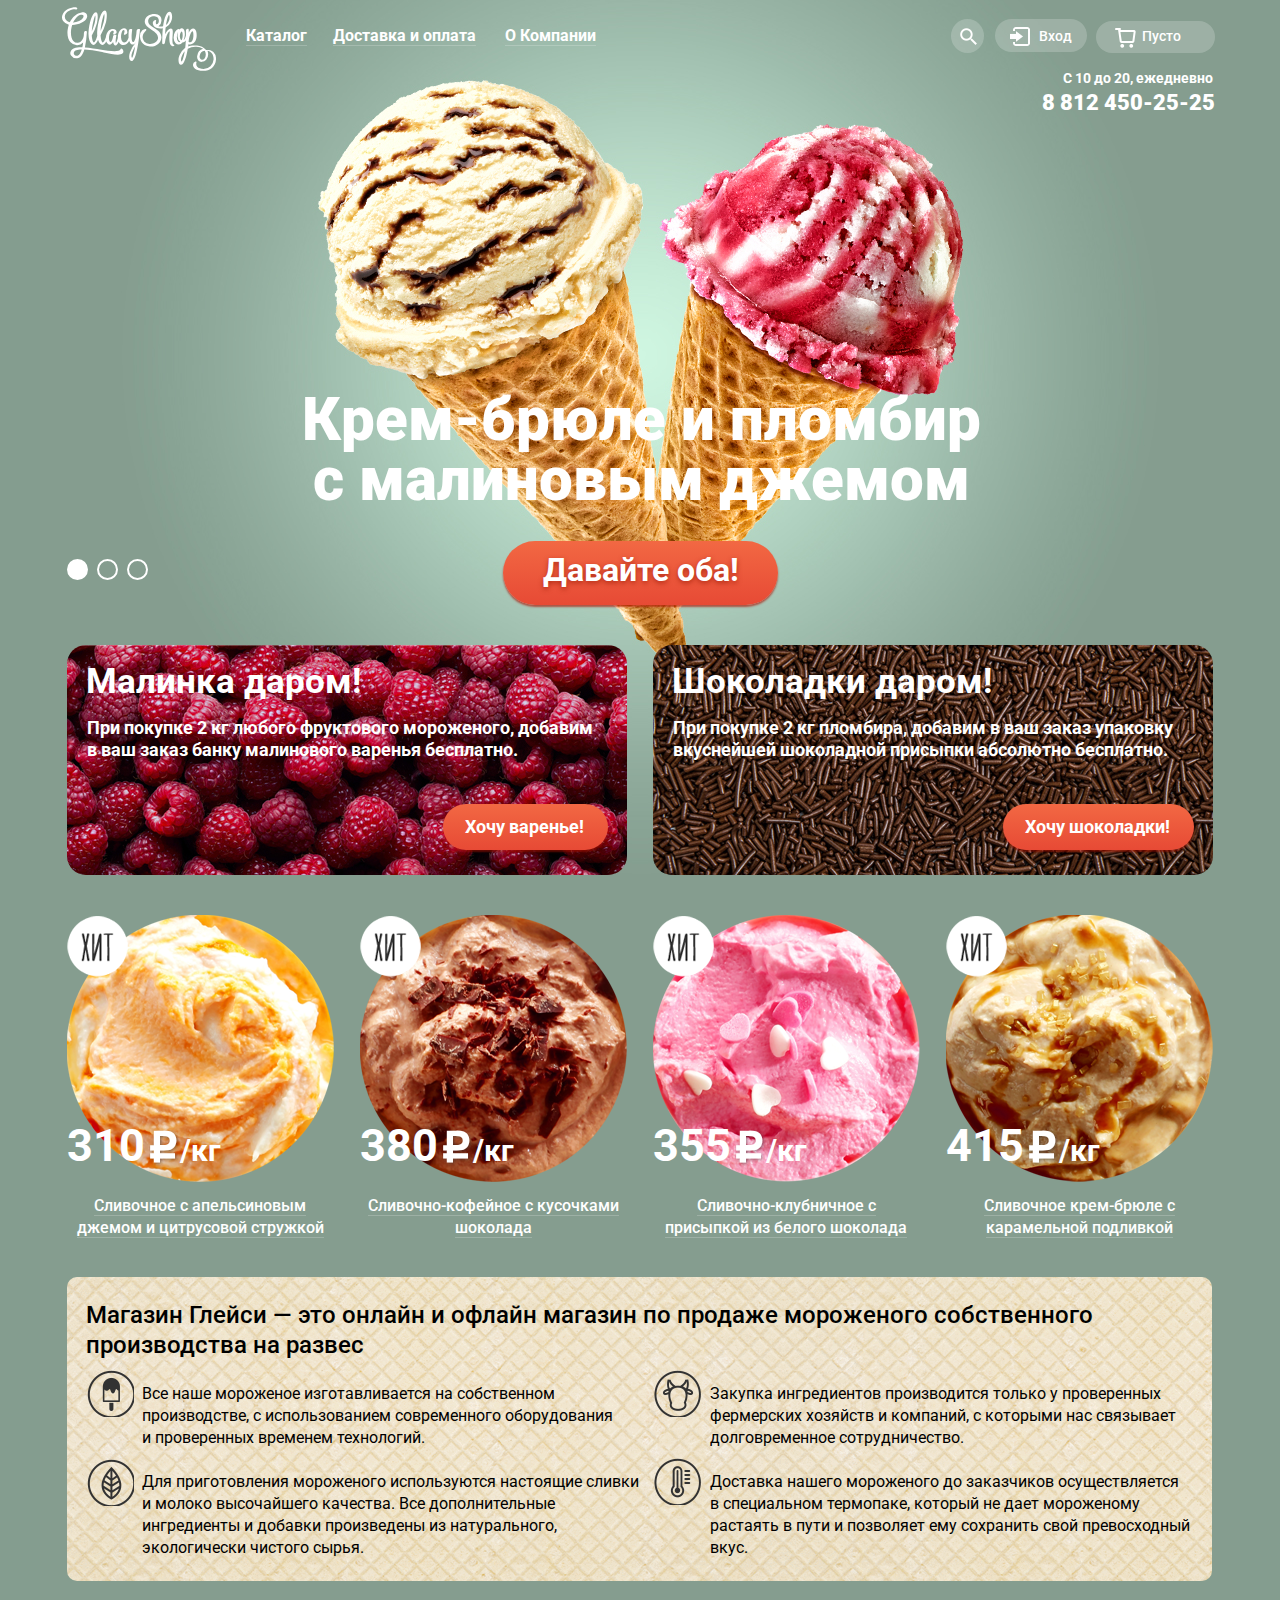
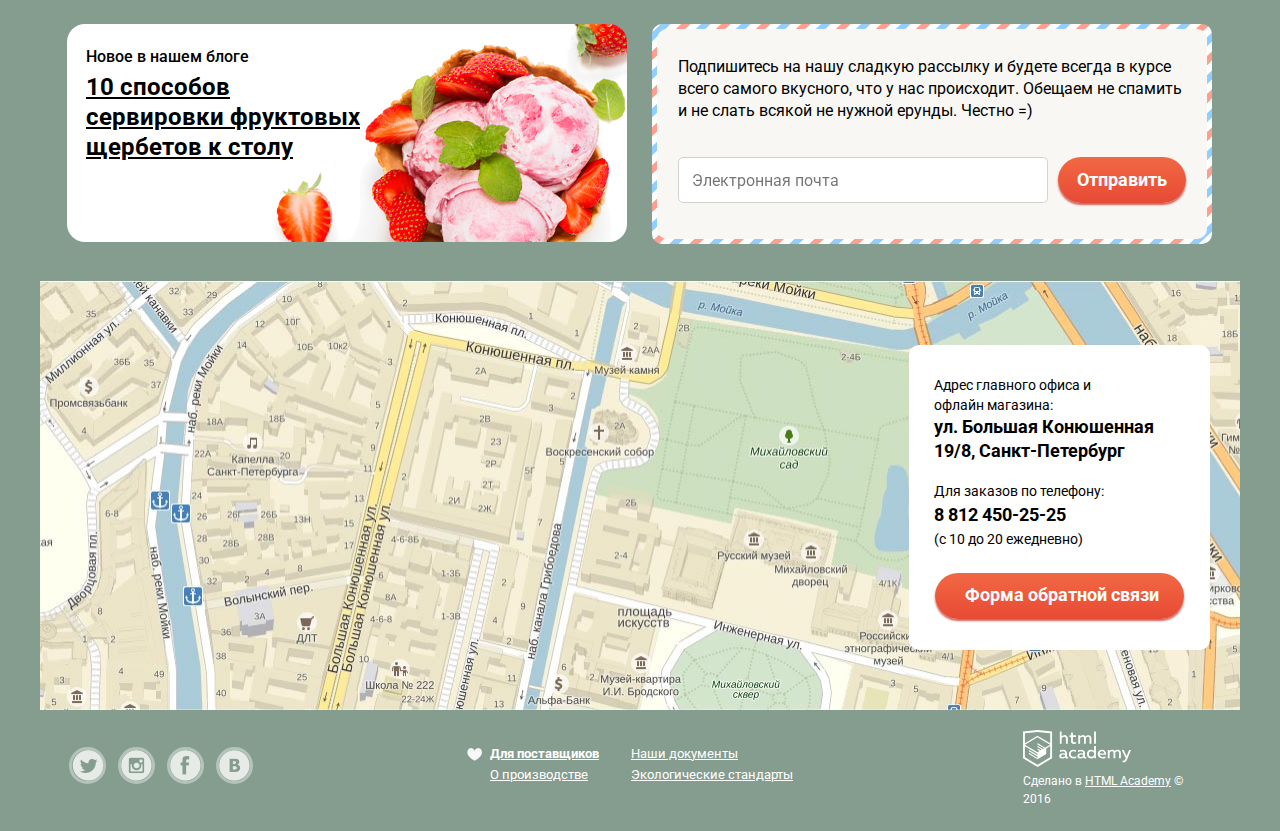
<file: index.html>
<!DOCTYPE html>
<html lang="ru">
  <head>
    <meta charset="utf-8">
    <link href='https://fonts.googleapis.com/css?family=Roboto:400,700,500,900&subset=latin,cyrillic' rel='stylesheet' type='text/css'>
    <link href="css/style.min.css" rel="stylesheet">
    <title>GllacyShop</title>
  </head>
  <body>
    <input type="radio" id="btn-1" name="toggle" checked>
    <input type="radio" id="btn-2" name="toggle">
    <input type="radio" id="btn-3" name="toggle">
    <div class="site-wrapper">
      <div class="container">
        <header class="main-header clearfix">
          <div class="index-logo">
            <img src="img/logo.svg" width="154" height="64" alt="Gllacy">
          </div>
          <nav class="main-navigation">
            <ul>
              <li>
                <div class="main-navigation-block">
                  <a class="main-navigation-catalog" href="#">
                    <p>Каталог</p>
                  </a>
                  <ul class="sub-menu">
                    <li>
                      <span class="new"> Новинки </span>
                    </li>
                    <li class="second-menu">
                      <a href="gllacy-catalog.html">Сливочное</a>
                    </li>
                    <li class="second-menu">
                      <a href="#">Щербеты</a>
                    </li>
                    <li class="second-menu">
                      <a href="#">Фруктовый лед</a>
                    </li>
                    <li class="second-menu">
                      <a href="#">Мелорин</a>
                    </li>
                  </ul>
                </div>
              </li>
              <li>
                <a class="delivery" href="#">
                  <p>Доставка и оплата</p>
                </a>
              </li>
              <li>
                <a class="about" href="#">
                  <p>О Компании</p>
                </a>
              </li>
            </ul>
          </nav>
          <div class="user-block">
            <div class="full-user-block find-block">
              <div class="find">Поиск</div>
              <form class="find-form" action="#" method="get">
                <input  type="text" id="find-field" required>
                <label for="find-field">Что ищем?</label>
              </form>
            </div>
            <div class="full-user-block enter-block">
              <div class="enter">Вход</div>
              <form class="enter-form" action="#" method="post">
                <ul>
                  <li class="enter-content-li">
                    <input type="text" id="enter-mail" required>
                    <label for="enter-mail">Электронная почта</label>
                  </li>
                  <li class="enter-content-li">
                  <input type="password" id="enter-password" required>
                  <label for="enter-password">Пароль</label>
                  </li>
                </ul>
                <button type="submit">Войти</button>
                <div class="login">
                  <a href="#">Забыли пароль?</a>
                  <a href="#">Новая регистрация</a>
                </div>
              </form>
            </div>
            <div class="full-user-block">
              <div class="basket basket-empty">Пусто</div>
            </div>
          </div>
          <div class="info1">
            <div class="open-hours">С 10 до 20, ежедневно</div>
            <div class="tel">8 812 450-25-25</div>
          </div>
        </header>
        <main>
          <div class="slider">
            <div class="slide" id="slide1">
              <div class="slide-title">Крем-брюле и пломбир с малиновым джемом</div>
              <a class="slide-btn" href="#">Давайте оба!</a>
            </div>
            <div class="slide" id="slide2">
              <div class="slide-title">Шоколадный пломбир и лимонный сорбет</div>
              <a class="slide-btn" href="#">Давайте оба!</a>
            </div>
            <div class="slide" id="slide3">
              <div class="slide-title">Пломбир с помадкой и клубничный щербет</div>
              <a class="slide-btn" href="#">Давайте оба!</a>
            </div>
            <div class="slider-controls">
              <label for="btn-1"></label>
              <label for="btn-2"></label>
              <label for="btn-3"></label>
            </div>
          </div>
          <div class="columns">
            <div class="left-column">
              <h2>Малинка даром!</h2>
              <p>При покупке 2 кг любого фруктового
                   мороженого, добавим в ваш заказ банку
                   малинового варенья бесплатно.
              </p>
              <a href="#">Хочу варенье!</a>
            </div>
            <div class="right-column">
              <h2>Шоколадки даром!</h2>
              <p>При покупке 2 кг пломбира, добавим в ваш
                 заказ упаковку вкуснейшей шоколадной
                 присыпки абсолютно бесплатно.
              </p>
              <a href="#">Хочу шоколадки!</a>
            </div>
          </div>
          <div class="product-list">
            <ul>
              <li class="product-item">
                <div class="item-wrapper">
                  <a href="#">
                    <img src="img/1.png" width="267" height="267" alt="Сливочное с апельсиновым джемом и цитрусовой стружкой">
                  </a>
                  <div class="price">
                    <span class="figure">310</span>
                    <span class="rub">Р</span>
                    <span class="weight-unit">&#47;кг</span>
                  </div>
                  <a class="name" href="#">
                    <h4>Сливочное с апельсиновым джемом и цитрусовой стружкой</h4>
                  </a>
                  <a class="view" href="#">Быстрый просмотр</a>
                  <div class="hit">Хит</div>
                </div>
              </li>
              <li class="product-item">
                <div class="item-wrapper">
                  <a href="#">
                    <img src="img/2.png" width="267" height="267" alt="Сливочно-кофейное с кусочками шоколада">
                  </a>
                  <div class="price">
                    <span class="figure">380</span>
                    <span class="rub">Р</span>
                    <span class="weight-unit">&#47;кг</span>
                  </div>
                  <a class="name" href="#">
                    <h4>Сливочно-кофейное с кусочками шоколада</h4>
                  </a>
                  <a class="view" href="#">Быстрый просмотр</a>
                  <div class="hit">Хит</div>
                </div>
              </li>
              <li class="product-item">
                <div class="item-wrapper">
                  <a href="#">
                    <img src="img/3.png" width="267" height="267" alt="Сливочно-клубничное с присыпкой из белого шоколада">
                  </a>
                  <div class="price">
                    <span class="figure">355</span>
                    <span class="rub">Р</span>
                    <span class="weight-unit">&#47;кг</span>
                  </div>
                  <a class="name" href="#">
                    <h4>Сливочно-клубничное с присыпкой из белого шоколада</h4>
                  </a>
                  <a class="view" href="#">Быстрый просмотр</a>
                  <div class="hit">Хит</div>
                </div>
              </li>
              <li class="product-item">
                <div class="item-wrapper">
                  <a href="#">
                    <img src="img/4.png" width="267" height="267" alt="Сливочное крем-брюле с карамельной подливкой">
                  </a>
                  <div class="price">
                    <span class="figure">415</span>
                    <span class="rub">Р</span>
                    <span class="weight-unit">&#47;кг</span>
                  </div>
                  <a class="name" href="#">
                    <h4>Сливочное крем-брюле с карамельной подливкой</h4>
                  </a>
                  <a class="view" href="#">Быстрый просмотр</a>
                  <div class="hit">Хит</div>
                </div>
              </li>
            </ul>
          </div>
          <div class="info2">
            <h1>Магазин Глейси  &#8212;  это онлайн и офлайн магазин по продаже
                  мороженого собственного производства на развес
            </h1>
            <div class="column1">
              <p>
               Все наше мороженое изготавливается на
               собственном производстве, 
               с использованием современного
               оборудования  и&nbsp;проверенных временем
               технологий.
              </p>
            </div>
            <div class="column2">
              <p>
                Закупка ингредиентов производится только
                у проверенных фермерских хозяйств и
                компаний, с которыми нас связывает
                долговременное сотрудничество.
              </p>
            </div>
            <div class="column3">
              <p>
                Для приготовления мороженого
                используются настоящие сливки и молоко
                высочайшего качества. Все дополнительные
                ингредиенты и добавки произведены из
                натурального, экологически чистого сырья.
              </p>
            </div>
            <div class="column4">
              <p>
                Доставка нашего мороженого до
                заказчиков осуществляется в&nbsp;специальном
                термопаке, который не дает мороженому
                растаять в пути и позволяет ему сохранить
                свой превосходный вкус.
              </p>
            </div>
          </div>
          <div class="news">
            <div class="blog">
              <span>Новое в нашем блоге</span>
              <a href="#">
                <h4>10 способов сервировки
                фруктовых щербетов
                к&nbsp;столу </h4>
              </a>
            </div>
            <div class="mailout">
              <div class="wrapper">
                <div class="inner">
                  <p>Подпишитесь на нашу сладкую рассылку
                    и будете всегда в курсе всего самого вкусного,
                    что у нас происходит. Обещаем не спамить и&nbsp;не
                    слать всякой не нужной ерунды. Честно =)
                  </p>
                  <form action="#" method="post">
                    <input type="email" placeholder="Электронная почта">
                    <input type="submit" value="Отправить">
                  </form>
                </div>
              </div>
            </div>
          </div>
        </main>
      </div>
    <div class="map">
      <img src="img/map.jpg" width="1200" height="429" alt="Карта">
      <div class="container">
        <div class="contacts">
          <div class="adress">
            <p>Адрес главного офиса и офлайн&nbsp;магазина:
            </p>
            <p><span>ул. Большая Конюшенная 19/8,&nbsp;Санкт-Петербург</span>
            </p>
          </div>
          <div class="adress1">
            <p>Для заказов по телефону:
            </p>
            <p><span>8 812 450-25-25</span>
            </p>
            <p>(c 10 до 20 ежедневно)
            </p>
          </div>
          <a href="#">Форма обратной связи</a>
        </div>
      </div>
    </div>
    <footer class="main-footer">
      <div class="container clearfix">
        <section class="footer-social">
          <ul>
            <li>
          <a class="social-btn social-btn-tw" href="#">Твиттер</a>
            </li>
            <li>
          <a class="social-btn social-btn-inst" href="#">Инстаграм</a>
            </li>
            <li>
          <a class="social-btn social-btn-fb" href="#">Фейсбук</a>
            </li>
            <li>
          <a class="social-btn social-btn-vk" href="#">Вконтакте</a>
            </li>
        </ul>
        </section>
        <section class="footer-info">
          <div class="footer-info-left"> 
            <a class="heart" href="#">
              Для&nbsp;поставщиков
            </a>
            <a href="#">
              О&nbsp;производстве
            </a>
          </div>  
          <div class="footer-info-right">      
            <a href="#">
               Наши&nbsp;документы
            </a>        
            <a href="#">
               Экологические&nbsp;стандарты
            </a>
          </div> 
        </section>
        <section class="footer-copyright">
          <img src="img/logo-ac.svg" width="108" height="37" alt="html academy">
           <div>Сделано в
             <a href="#">HTML Academy</a> &copy; 2016
           </div>
        </section>
      </div>
    </footer>
      </div>
    <div class="modal-content">
      <button class="modal-content-close" type="button" title="Закрыть">Закрыть</button>
      <h3 class="modal-content-title">Мы обязательно вам ответим!</h3>
      <form class="feedback" action="#" method="post">
        <ul>
          <li class="modal-content-li">
            <input type="text" id="name-field" required>
            <label for="name-field">Как вас зовут?</label>
          </li>
          <li class="modal-content-li">
            <input type="text" id="email-field" required>
            <label for="email-field">Ваша почта для ответа?</label>
          </li>
          <li class="modal-content-li">
            <textarea  id="comment-field" required></textarea>
            <label for="comment-field">Напишите что-нибудь...</label>
          </li>
        </ul>
        <button class="button-send" type="submit">Отправить</button>
      </form>
    </div>
  </body>
</html>
</file>
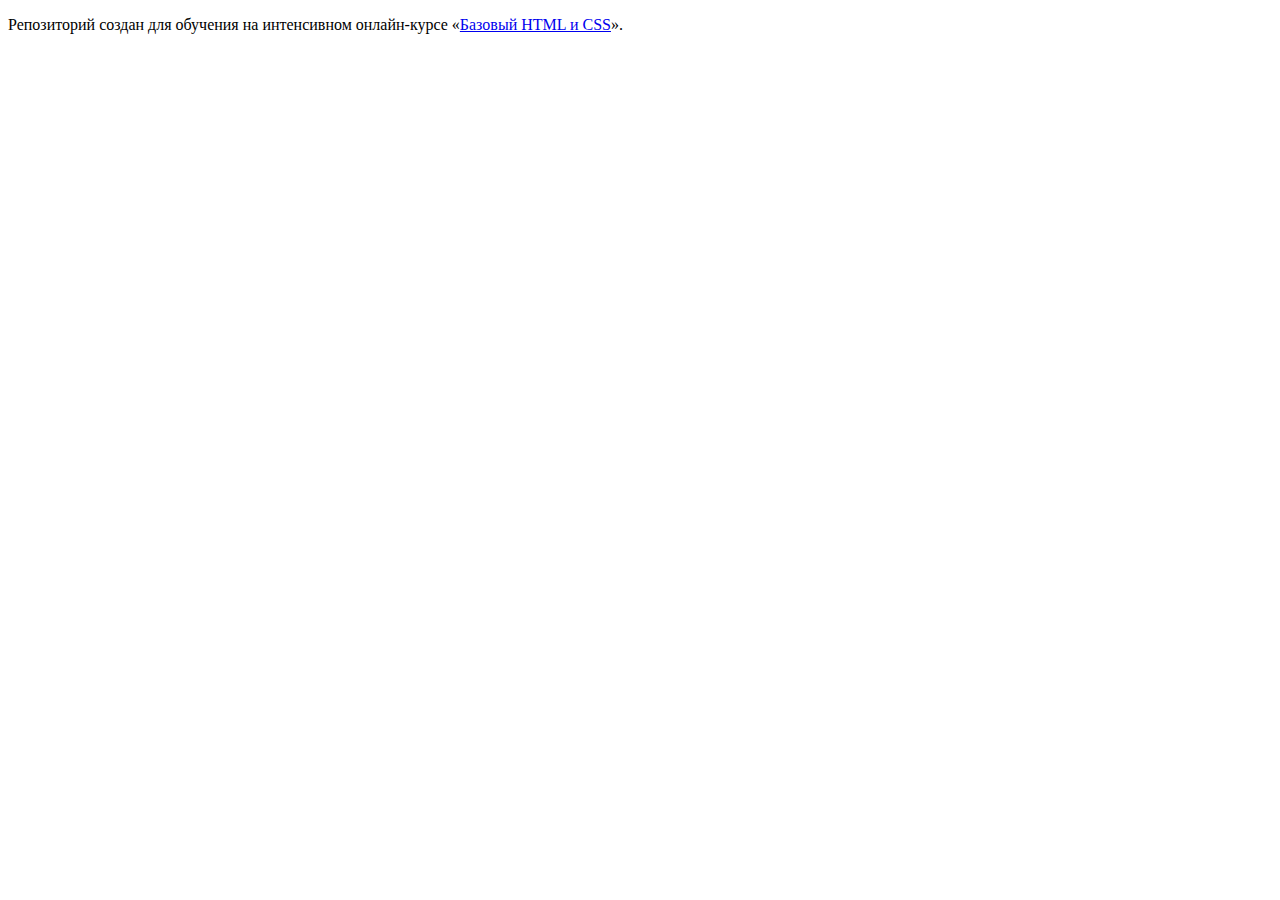
<file: 1/index.html>
<!DOCTYPE html>
<html lang="ru">
  <head>
    <meta charset="utf-8">
    <title>HTML Academy: Глейси</title>
    <base href="https://htmlacademy-htmlcss.github.io/184254-gllacy/1/">
</head>
  <body>

    <p>Репозиторий создан для обучения на интенсивном онлайн‑курсе «<a href="https://htmlacademy.ru/intensive/htmlcss">Базовый HTML и CSS</a>».</p>

  </body>
</html>
</file>
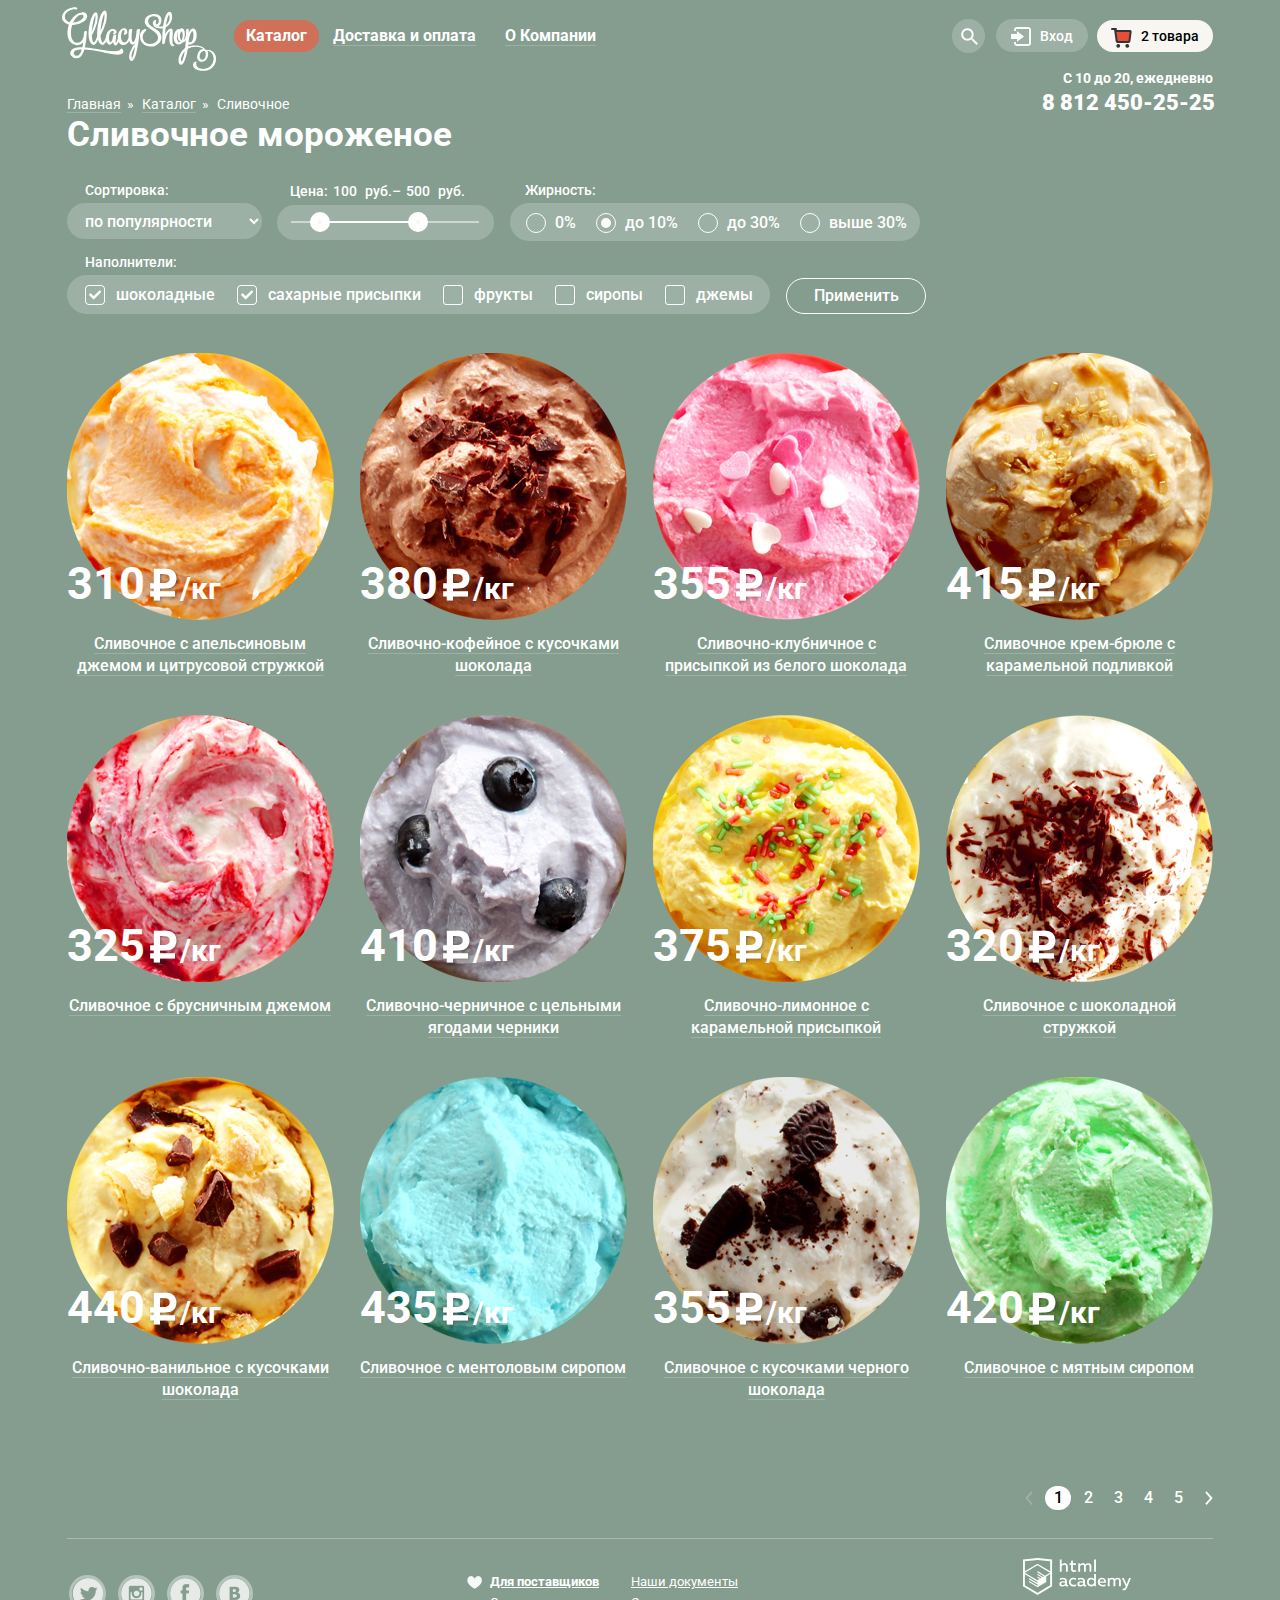
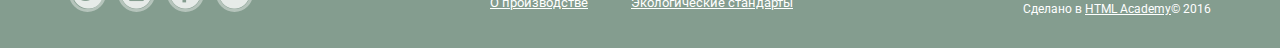
<file: gllacy-catalog.html>
<!DOCTYPE html>
<html lang="ru">
  <head>
    <meta charset="utf-8">
    <link href='https://fonts.googleapis.com/css?family=Roboto:400,700,500,900&subset=latin,cyrillic' rel='stylesheet' type='text/css'>
    <link href="css/style.min.css" rel="stylesheet">
    <title>GllacyShop</title>
  </head>
  <body>
    <div class="container">
      <header class="main-header clearfix">
        <a class="index-logo" href="index.html">
          <img src="img/logo.svg" width="154" height="64" alt="Gllacy">
        </a>
        <nav class="main-navigation">
          <ul>
            <li>
              <div class="main-navigation-block">
                <a class="main-navigation-catalog page-current" href="#">
                  <p>Каталог</p>
                </a>
                <ul class="sub-menu">
                  <li>
                    <span class="new"> Новинки </span>
                  </li>
                  <li class="second-menu">
                    <a class="link-current" href="gllacy-catalog.html">Сливочное</a>
                  </li>
                  <li class="second-menu">
                    <a href="#">Щербеты</a>
                  </li>
                  <li class="second-menu">
                    <a href="#">Фруктовый лед</a>
                  </li>
                  <li class="second-menu">
                    <a href="#">Мелорин</a>
                 </li>
                </ul>
              </div>
            </li>
            <li>
              <a class="delivery" href="#">
                <p>Доставка и оплата</p>
              </a>
            </li>
            <li>
              <a class="about" href="#">
                <p>О Компании</p>
              </a>
            </li>
          </ul>
        </nav>
        <div class="user-block">
            <div class="full-user-block find-block">
              <div class="find">Поиск</div>
              <form class="find-form" action="#" method="get">
                <input  type="text" id="find-field" required>
                <label for="find-field">Что ищем?</label>
              </form>
            </div>
            <div class="full-user-block enter-block">
              <div class="enter">Вход</div>
              <form class="enter-form" action="#" method="post">
                <ul>
                  <li class="enter-content-li">
                    <input type="text" id="enter-mail" required>
                    <label for="enter-mail">Электронная почта</label>
                  </li>
                  <li class="enter-content-li">
                  <input type="password" id="enter-password" required>
                  <label for="enter-password">Пароль</label>
                  </li>
                </ul>
                <button type="submit">Войти</button>
                <div class="login">
                  <a href="#">Забыли пароль?</a>
                  <a href="#">Новая регистрация</a>
                </div>
              </form>
            </div>
              <div class="full-user-block">
              <div class="basket">
                <div class="basket basket-full">
                  <span class="quantity" id="quantity">2 товара</span>
                </div>
                  <div class="basket-item">
                    <table>
                      <tr>
                        <td>
                          <button class="basket-item-delite" type="button" title="Удалить">Удалить</button>
                        </td>
                        <td>
                          <img class="basket-img" src="img/1.png" width="33" height="33" alt="Пломбир с апельсиновым джемом">
                        </td>
                        <td class="basket-item-full">Пломбир с апельсиновым джемом
                        </td>
                        <td>
                          <span class="number-weight">1,5
                          </span>
                          <span class="weight-unit">кг
                          </span>х
                          <span class="number-money">200
                          </span>
                          <span class="money-unit">руб.
                          </span>
                        </td>
                        <td>
                          <span class="amount1" id="amount1">300
                          </span>
                          <span class="money-unit1">руб.
                          </span>
                        </td>
                      </tr>
                      <tr>
                        <td>
                          <button class="basket-item-delite1" type="button" title="Удалить">Удалить</button>
                        </td>
                        <td>
                          <img class="basket-img1" src="img/3.png" width="33" height="33" alt="Клубничный пломбир с присыпкой из белого шоколада">
                        </td>
                        <td class="basket-item-full1">Клубничный пломбир с присыпкой из белого шоколада
                        </td>
                        <td>
                          <span class="number-weight1">1,5
                          </span>
                          <span class="weight-unit">кг
                          </span>х
                          <span class="number-money">300
                          </span>
                          <span class="money-unit">руб.
                          </span>
                        </td>
                        <td>
                          <span class="amount2" id="amount2">450
                          </span>
                          <span class="money-unit1">руб.
                          </span>
                        </td>
                      </tr>
                    </table>
                    <div class="basket-total">
                      <span class="total">Итого:
                      </span>
                      <span class="total-number">750
                      </span>
                      <span class="money-unit2">руб.
                      </span>
                    </div>
                    <a class="order" href="#">Оформить заказ</a>
                  </div>
              </div>
            </div>
        </div>
        <div class="info1">
          <div class="open-hours">С 10 до 20, ежедневно</div>
          <div class="tel">8 812 450-25-25</div>
        </div>
      </header>
      <main class="clearfix">
        <ul class="breadcrumbs">
          <li>
            <a href="index.html">
              <span>Главная</span>
            </a>
          </li>
          <li>
            <a href="#">
              <span>Каталог</span>
            </a>
          </li>
          <li>
            <a>Сливочное</a>
          </li> 
        </ul>
        <h1>Сливочное мороженое</h1>
        <form class="choose" action="#" method="post">
          <div class="sorting">
            <div class="choose-header">Сортировка:</div>
            <select>
              <option>по популярности</option>
              <option>сначала недорогие</option>
              <option>сначала дорогие</option>
              <option>по жирности</option>
            </select>
          </div>
          <div class="price-range">
            <div class="price-title">
              <label class="min-price">Цена:
                <input name="min-price" type="text" value="100">руб.
              </label>
              <label class="max-price">&ndash;
                <input name="max-price" type="text" value="500">руб.
              </label>
            </div>
            <div class="price-scale">
              <div class="scale">
                <div class="bar"></div>
              </div>
              <div class="toggle toggle-min"></div>
              <div class="toggle toggle-max"></div>
            </div>
          </div>
          <div class="fat">
            <div class="choose-header">Жирность:</div>
            <ul class="radio">
              <li>
                <input type="radio" name="fat" id="0" value="0">
                <label for="0">0%</label>
              </li>
              <li>
                <input type="radio" name="fat" id="less10" value="less10"  checked>
                <label for="less10">до 10%</label>
              </li>
              <li>
                <input type="radio" name="fat" id="less30" value="less30">
                <label for="less30">до 30%</label>
              </li>
              <li>
                <input type="radio" name="fat" id="more30" value="more30">
                <label for="more30">выше 30%</label>
              </li>
            </ul>
          </div>
          <div class="fillers">
            <div class="choose-header">Наполнители:</div>
            <ul class="checkbox">
              <li>
                <input type="checkbox" name="fillers-name" id="choko" checked>
                <label for="choko">шоколадные</label>
              </li>
              <li>
                <input type="checkbox" name="fillers-name" id="sugar" checked>
                <label for="sugar">сахарные присыпки</label>
              </li>
              <li>
                <input type="checkbox" name="fillers-name" id="fruits">
                <label for="fruits">фрукты</label>
              </li>
              <li>
                <input type="checkbox" name="fillers-name" id="syrups">
                <label for="syrups">сиропы</label>
              </li>
              <li>
                <input type="checkbox" name="fillers-name" id="jams">
              <label for="jams">джемы  </label>
              </li>
            </ul>
          </div>
          <button type="submit">Применить</button>
        </form>
        <div class="product-list">
          <ul>
            <li class="product-item">
              <div class="item-wrapper">
                <a href="#">
                  <img src="img/1.png" width="267" height="267" alt="Сливочное с апельсиновым джемом и цитрусовой стружкой">
                </a>
                <div class="price">
                  <span class="figure">310</span>
                  <span class="rub">Р</span>
                  <span class="weight-unit">&#47;кг</span>
                </div>
                <a class="name" href="#">
                  <h4>Сливочное с апельсиновым джемом и цитрусовой стружкой</h4>
                </a>
                <a class="view" href="#">Быстрый просмотр</a>
              </div>
            </li>
            <li class="product-item item-catalog">
              <div class="item-wrapper">
                <a href="#">
                  <img src="img/2.png" width="267" height="267" alt="Слично-кофейное с кусочками шоколада">
                </a>
                <div class="price">
                  <span class="figure">380</span>
                  <span class="rub">Р</span>
                  <span class="weight-unit">&#47;кг</span>
                </div>
                <a class="name" href="#">
                  <h4>Сливочно-кофейное с кусочками шоколада</h4>
                </a>
                <a class="view" href="#">Быстрый просмотр</a>
              </div>
            </li>
            <li class="product-item">
              <div class="item-wrapper">
                <a href="#">
                  <img src="img/3.png" width="267" height="267" alt="Сливочно-клубничное с присыпкой из белого шоколада">
                </a>
                <div class="price">
                  <span class="figure">355</span>
                  <span class="rub">Р</span>
                  <span class="weight-unit">&#47;кг</span>
                </div>
                <a class="name" href="#">
                  <h4>Сливочно-клубничное с присыпкой из белого шоколада</h4>
                </a>
                <a class="view" href="#">Быстрый просмотр</a>
              </div>
            </li>
            <li class="product-item">
              <div class="item-wrapper">
                <a href="#">
                 <img src="img/4.png" width="267" height="267" alt="Сливочное крем-брюле с карамельной подливкой">
                </a>
                <div class="price">
                  <span class="figure">415</span>
                  <span class="rub">Р</span>
                  <span class="weight-unit">&#47;кг</span>
                </div>
                <a class="name" href="#">
                  <h4>Сливочное крем-брюле с карамельной подливкой</h4>
                  </a>
                <a class="view" href="#">Быстрый просмотр</a>
              </div>
            </li>
            <li class="product-item">
              <div class="item-wrapper">
                <a href="#">
                  <img src="img/5.png" width="267" height="267" alt="Сливочное c брусничным джемом">
                </a>
                <div class="price">
                  <span class="figure">325</span>
                  <span class="rub">Р</span>
                  <span class="weight-unit">&#47;кг</span>
                </div>
                <a class="name" href="#">
                  <h4>Сливочное c брусничным джемом</h4>
                </a>
                <a class="view" href="#">Быстрый просмотр</a>
              </div>
            </li>
            <li class="product-item item-catalog">
              <div class="item-wrapper">
                <a href="#">
                  <img src="img/6.png" width="267" height="267" alt="Сливочно-черничное с цельными ягодами черники">
                </a>
                <div class="price">
                  <span class="figure">410</span>
                  <span class="rub">Р</span>
                  <span class="weight-unit">&#47;кг</span>
                </div>
                <a class="name" href="#">
                  <h4> Сливочно-черничное с цельными ягодами черники</h4>
                </a>
                <a class="view" href="#">Быстрый просмотр</a>
              </div>
            </li>
            <li class="product-item">
              <div class="item-wrapper">
                <a href="#">
                  <img src="img/7.png" width="267" height="267" alt="Сливочно-лимонное с карамельной присыпкой">
                </a>
                <div class="price">
                  <span class="figure">375</span>
                  <span class="rub">Р</span>
                  <span class="weight-unit">&#47;кг</span>
                </div>
                <a class="name" href="#">
                  <h4>Сливочно-лимонное с карамельной присыпкой</h4>
                </a>
                <a class="view" href="#">Быстрый просмотр</a>
                </div>
            </li>
            <li class="product-item">
              <div class="item-wrapper">
                <a href="#">
                  <img src="img/8.png" width="267" height="267" alt="Сливочное с шоколадной стружкой">
                </a>
                <div class="price">
                  <span class="figure">320</span>
                  <span class="rub">Р</span>
                  <span class="weight-unit">&#47;кг</span>
                </div>
                <a class="name" href="#">
                  <h4>Сливочное с шоколадной стружкой</h4>
                </a>
                <a class="view" href="#">Быстрый просмотр</a>
              </div>
            </li>
            <li class="product-item">
              <div class="item-wrapper">
                <a href="#">
                  <img src="img/9.png" width="267" height="267" alt="Сливочно-ванильное с кусочками шоколада">
                </a>
                <div class="price">
                  <span class="figure">440</span>
                  <span class="rub">Р</span>
                  <span class="weight-unit">&#47;кг</span>
                </div>
                <a class="name" href="#">
                  <h4>Сливочно-ванильное с кусочками шоколада</h4>
                </a>
                <a class="view" href="#">Быстрый просмотр</a>
              </div>
            </li>
            <li class="product-item">
              <div class="item-wrapper">
                <a href="#">
                  <img src="img/10.png" width="267" height="267" alt="Сливочное с ментоловым сиропом">
                </a>
                <div class="price">
                  <span class="figure">435</span>
                  <span class="rub">Р</span>
                  <span class="weight-unit">&#47;кг</span>
                </div>
                <a class="name" href="#">
                  <h4> Сливочное с ментоловым сиропом</h4>
                </a>
                <a class="view" href="#">Быстрый просмотр</a>
              </div>
            </li>
            <li class="product-item">
              <div class="item-wrapper">
                <a href="#">
                  <img src="img/11.png" width="267" height="267" alt="Сливочное с кусочками черного шоколада">
                </a>
                <div class="price">
                  <span class="figure">355</span>
                  <span class="rub">Р</span>
                  <span class="weight-unit">&#47;кг</span>
                </div>
                <a class="name" href="#">
                  <h4>Сливочное с кусочками черного шоколада</h4>
                </a>
                <a class="view" href="#">Быстрый просмотр</a>
              </div>
            </li>
            <li class="product-item">
              <div class="item-wrapper">
                <a href="#">
                  <img src="img/12.png" width="267" height="267" alt="Сливочное с мятным сиропом">
                </a>
                <div class="price">
                  <span class="figure">420</span>
                  <span class="rub">Р</span>
                  <span class="weight-unit">&#47;кг</span>
                </div>
                <a class="name" href="#">
                  <h4>Сливочное с мятным сиропом</h4>
                </a>
                <a class="view" href="#">Быстрый просмотр</a>
              </div>
            </li>
          </ul>
        </div>
        <div class="paginator">
          <a class="prev disabled" href="#prev">Назад</a>
          <a class="current">1</a>
          <a href="">2</a>
          <a href="">3</a>
          <a href="">4</a>
          <a href="">5</a>
          <a class="next" href="#next">Вперед</a>
        </div>
      </main>
    </div>
    <footer class="main-footer main-footer-line">
      <div class="container clearfix">
        <section class="footer-social">
          <ul>
            <li>
              <a class="social-btn social-btn-tw" href="#">Твиттер</a>
            </li>
            <li>
              <a class="social-btn social-btn-inst" href="#">Инстаграм</a>
            </li>
            <li>
              <a class="social-btn social-btn-fb" href="#">Фейсбук</a>
            </li>
            <li>
              <a class="social-btn social-btn-vk" href="#">Вконтакте</a>
            </li>
          </ul>
        </section>
        <section class="footer-info">
          <div class="footer-info-left"> 
            <a class="heart" href="#">
              Для&nbsp;поставщиков
            </a>
            <a href="#">
              О&nbsp;производстве
            </a>
          </div>  
          <div class="footer-info-right">      
            <a href="#">
               Наши&nbsp;документы
            </a>        
            <a href="#">
               Экологические&nbsp;стандарты
            </a>
          </div> 
        </section>
        <section class="footer-copyright">
          <img src="img/logo-ac.svg" width="108" height="37"  alt="html academy">
          <div>Сделано в
            <a href="#">HTML Academy</a>&copy; 2016
          </div>
        </section>
      </div>
    </footer>
  </body>
</html>
</file>
<file: css/style.min.css>
html{font-family:sans-serif;-ms-text-size-adjust:100%;-webkit-text-size-adjust:100%}body{margin:0}article,aside,details,/* 1 */
figcaption,figure,footer,header,main,/* 2 */
menu,nav,section,summary{display:block}audio,canvas,progress,video{display:inline-block}audio:not([controls]){display:none;height:0}progress{vertical-align:baseline}template,/* 1 */
[hidden]{display:none}a{background-color:transparent;-webkit-text-decoration-skip:objects}a:active,a:hover{outline-width:0}abbr[title]{border-bottom:none;text-decoration:underline;text-decoration:underline dotted}b,strong{font-weight:inherit;font-weight:bolder}dfn{font-style:italic}h1{font-size:2em;margin:.67em 0}mark{background-color:#ff0;color:#000}small{font-size:80%}sub,sup{font-size:75%;line-height:0;position:relative;vertical-align:baseline}sub{bottom:-.25em}sup{top:-.5em}img{border-style:none}svg:not(:root){overflow:hidden}code,kbd,pre,samp{font-family:monospace,monospace;font-size:1em}figure{margin:1em 40px}hr{box-sizing:content-box;height:0;overflow:visible}button,input,select,textarea{font:inherit;margin:0}optgroup{font-weight:700}button,input{overflow:visible}button,select{text-transform:none}button,html [type="button"],/* 1 */
[type="reset"],[type="submit"]{-webkit-appearance:button}button::-moz-focus-inner,[type="button"]::-moz-focus-inner,[type="reset"]::-moz-focus-inner,[type="submit"]::-moz-focus-inner{border-style:none;padding:0}button:-moz-focusring,[type="button"]:-moz-focusring,[type="reset"]:-moz-focusring,[type="submit"]:-moz-focusring{outline:1px dotted ButtonText}fieldset{border:1px solid silver;margin:0 2px;padding:.35em .625em .75em}legend{box-sizing:border-box;color:inherit;display:table;max-width:100%;padding:0;white-space:normal}textarea{overflow:auto}[type="checkbox"],[type="radio"]{box-sizing:border-box;padding:0}[type="number"]::-webkit-inner-spin-button,[type="number"]::-webkit-outer-spin-button{height:auto}[type="search"]{-webkit-appearance:textfield;outline-offset:-2px}[type="search"]::-webkit-search-cancel-button,[type="search"]::-webkit-search-decoration{-webkit-appearance:none}::-webkit-input-placeholder{color:inherit;opacity:.54}::-webkit-file-upload-button{-webkit-appearance:button;font:inherit}body{font-family:"Roboto","Arial",sans-serif;margin:0;padding:0;background:#849d8f}body>input[type="radio"]{display:none}.container{width:1146px;padding-left:27px;padding-right:27px;margin:0 auto}.site-wrapper{background-color:#849d8f;background-image:url(../img/ice-cream.jpg);background-repeat:no-repeat;background-position:center -3px}.site-wrapper::before,.site-wrapper::after{content:"";visibility:hidden;background-image:url(../img/ice-cream1.jpg);background-position:center -3px}.site-wrapper::after{background-image:url(../img/ice-cream2.jpg);background-position:center -3px}.clearfix::after{content:"";display:table;clear:both}.main-header{position:relative;z-index:10}.index-logo{width:162px;float:left;margin-top:7px;margin-left:-5px}.main-navigation{float:left;padding-left:105px;box-sizing:border-box;position:relative;top:27px;left:10px}.main-navigation a{font-size:16px;font-weight:700;line-height:18px;color:#fff;display:block;text-decoration:none}.main-navigation li{display:inline-block;vertical-align:top}.main-navigation .delivery{margin-left:-10px}.main-navigation .about{margin-left:25px}.main-navigation p{margin:0;display:inline;border-bottom:1px solid rgba(255,255,255,0.2)}.main-navigation-catalog p:hover{border:transparent}.main-navigation-catalog{display:block;padding:7px 12px;position:absolute;left:0;top:-7px}.main-navigation-catalog:hover{color:#000;background-color:#f7f6f3;border-radius:20px;text-decoration:none}.main-navigation-catalog:active{box-shadow:inset 0 2px 1px rgba(105,105,105,1)}.sub-menu{z-index:2;display:none;background:#f8f7f4;border-radius:5px;box-shadow:0 20px 20px rgba(0,0,0,0.4);position:absolute;top:30px;left:-10px}.sub-menu::before{content:"";display:block;width:100%;height:5px;position:relative;top:-5px}.main-navigation-block:hover .sub-menu{display:block}.main-navigation-block .second-menu{display:block}.sub-menu a{font-size:14px;font-weight:400;line-height:16px;text-decoration:none;color:#000;padding-left:21px;padding-right:20px;padding-top:7px}.new{display:block;font-size:14px;font-weight:700;padding-top:5px;padding-left:21px;padding-bottom:15px}.new::before{content:"";position:absolute;top:37px;left:8px;width:127px;border-top:1px solid #d1d0ce}.sub-menu a:hover{background:#fbded7}.sub-menu a:active{background:#f6b5a5}.sub-menu a:last-child{padding-bottom:10px}.link-current{background:#d07058;color:#fff}.page-current{background:#d07058;color:#fff;border-radius:20px}.page-current p{border:transparent}.sprite-basket{width:21px;height:20px;background-position:-10px -10px}.sprite-enter{width:20px;height:19px;background-position:-10px -50px}.sprite-find{width:17px;height:17px;background-position:-10px -89px}.sprite-heart{width:15px;height:13px;background-position:-10px -126px}.user-block{float:right;z-index:2;position:relative;margin-top:19px}.user-block .full-user-block{display:inline-block}.find-block{display:inline-block;vertical-align:top;font-size:14px;font-weight:500;line-height:24px;color:#fff;position:relative;box-sizing:border-box;margin-right:5px}.find-form::before{content:"";display:block;width:100%;height:30px;position:absolute;top:-30px;right:0}.find{font-size:0;display:block;background:url(../img/sprite2.png) rgba(255,255,255,0.2);width:17px;height:17px;background-position:-1px -80px;border-radius:50%;margin-right:2px;padding:9px 8px 8px}.find-form{position:absolute;display:none;top:20px;left:-308px;width:341px;background-color:#f8f7f4;border-radius:5px;font-size:14px;font-weight:400;line-height:24px;color:#999;min-height:84px}.find-block:hover .find-form{display:block;position:absolute;margin-top:18px;box-shadow:0 20px 20px rgba(0,0,0,0.4)}.find-form input{width:311px;padding:8px 14px;box-sizing:border-box;border-radius:5px;margin:20px 15px;border:1px solid #d3d3d2;font-size:16px;line-height:24px;color:#000;font-weight:700;position:absolute}.find-block:hover .find{background:url(../img/sprite3.png) #f8f7f4;width:17px;height:17px;background-position:-1px -80px}.find-form input:hover{border:2px solid #d3d3d2}.find-form input:focus{outline:0;border:2px solid #8fbdec}.find-form label{position:absolute;top:30px;left:30px}.find-form input:focus ~ label{color:#5b9ddf}.find-form input:focus ~ label,.find-form input:valid ~ label{font-size:11px;font-weight:400;line-height:13px;position:absolute;top:5px}.enter-block{position:relative;border-radius:20px;background-color:rgba(255,255,255,0.2);display:inline-block;width:92px;text-align:center;padding-bottom:8px;padding-top:8px;box-sizing:border-box;margin-right:5px}.enter-form::before{content:"";display:block;width:100%;height:20px;position:relative;top:-15px}.enter::before{content:"";display:inline-block;width:20px;height:19px;background:url(../img/sprite2.png);background-position:-10px -50px;margin-bottom:-5px;padding-right:9px}.enter-block:hover .enter::before{content:"";display:inline-block;background:url(../img/sprite3.png);width:20px;height:19px;background-position:-10px -50px;margin-bottom:-5px}.enter-block:hover{background:#f8f7f4}.enter-block:hover .enter{color:#000}.enter,.basket{font-size:14px;font-weight:500;line-height:16px;color:#fff}.enter-form input{border:1px solid #d3d3d2;border-radius:5px;width:242px;height:43px;display:inline-block;box-sizing:border-box;color:#000;font-weight:700;margin-bottom:22px}.enter-form{position:absolute;top:14px;left:-182px;width:275px;background-color:#f8f7f4;border-radius:5px;font-size:14px;font-weight:400;line-height:24px;color:#999;display:none}.enter-block:hover .enter-form{display:block;margin-top:24px;box-shadow:0 20px 20px rgba(0,0,0,0.4)}.enter-content-li{position:relative}.enter-form label{position:absolute;top:11px;left:30px}.enter-form input:hover{border:2px solid #d3d3d2}.enter-form input:focus{outline:0;border:2px solid #8fbdec}.enter-form input:focus ~ label{color:#5b9ddf}.enter-form input:focus ~ label,.enter-form input:valid ~ label{font-size:11px;font-weight:400;line-height:13px;position:absolute;top:-15px}.enter-form button{font-size:18px;font-weight:700;line-height:24px;color:#fff;background:#f16743;display:inline-block;border-radius:18px;padding:9px 23px;box-shadow:0 2px 2px rgba(172,16,0,0.64);box-sizing:border-box;border:0;background:-webkit-linear-gradient(top,#f26843 0%,#e74a35 100%);background:linear-gradient(to bottom,#f26843 0%,#e74a35 100%);float:left;margin-bottom:20px;margin-left:18px;margin-right:22px}.enter-form button:hover{box-shadow:0 2px 2px rgba(172,16,0,1);background:-webkit-linear-gradient(top,#f58669 0%,#ec6f5e 100%);background:linear-gradient(to bottom,#f58669 0%,#ec6f5e 100%)}.enter-form button:active{box-shadow:inset 0 2px 2px rgba(172,16,0,1);background:-webkit-linear-gradient(top,#d84732 0%,#e1613e 100%);background:linear-gradient(to bottom,#d84732 0%,#e1613e 100%)}.enter-form button:focus{outline:none}.login a{color:#000;font-size:13px;font-weight:400;line-height:24px}.login{display:block;text-align:left;margin-bottom:17px}.sprite-enter1{width:20px;height:19px;background-position:-10px -10px}.sprite-find1{width:17px;height:17px;background-position:-10px -49px}.basket span{color:#000}.basket td{font-size:13px;font-weight:400;line-height:16px;color:#000}.basket-empty{border-radius:20px;background-color:rgba(255,255,255,0.2);display:inline-block;width:117px;padding-top:7px;padding-bottom:9px;padding-right:2px;margin-right:-2px}.basket-empty::before{content:"";display:inline-block;width:21px;height:20px;background:url(../img/sprite2.png);background-position:-10px -10px;padding-right:6px;margin-left:19px;margin-bottom:-7px}.basket-full::before{content:"";display:inline-block;width:21px;height:20px;background:url(../img/sprite3.png) no-repeat center;background-position:-10px -10px;padding-right:6px;margin-bottom:-7px}.quantity{font-size:14px;line-height:16px;font-weight:500}.basket-item{background-color:#f8f7f4;position:absolute;top:38px;right:-2px;width:541px;border-radius:5px;padding-left:42px;box-sizing:border-box;display:none}.basket .basket-full{position:relative;border-radius:20px;background-color:#f7f6f3;display:inline-block;width:116px;text-align:center;padding:8px 0}.basket:hover .basket-item{display:block}.basket-item-delite{position:absolute;top:10px;right:-30px;width:22px;height:22px;font-size:0;background-color:transparent;border:0;outline:0;cursor:pointer}.basket-item-delite::before,.basket-item-delite::after{content:"";position:absolute;top:24px;left:-551px;width:15px;height:1px;background-color:#3e3e3e;border-radius:1px;margin-left:15px}.basket-item-delite1{position:absolute;top:10px;right:-30px;width:22px;height:22px;font-size:0;background-color:transparent;border:0;outline:0;cursor:pointer}.basket-item-delite1::before,.basket-item-delite1::after{content:"";position:absolute;top:78px;left:-551px;width:15px;height:1px;background-color:#3e3e3e;border-radius:1px;margin-left:15px}.basket-item-delite::before{-webkit-transform:rotate(45deg);transform:rotate(45deg)}.basket-item-delite::after{-webkit-transform:rotate(-45deg);transform:rotate(-45deg)}.basket-item-delite1::before{-webkit-transform:rotate(45deg);transform:rotate(45deg)}.basket-item-delite1::after{-webkit-transform:rotate(-45deg);transform:rotate(-45deg)}.basket-img{margin-top:18px;margin-left:-5px}.basket-img1{margin-top:10px;margin-left:-2px}.basket-item-full{display:inline-block;margin-top:26px;width:222px;margin-left:9px}.basket-item-full1{display:inline-block;margin-top:24px;width:222px;margin-left:9px}.basket-item td{padding:0}.number-weight{font-size:13px;font-weight:400;line-height:16px;display:inline-block;margin-left:22px;margin-top:14px}.number-weight1{font-size:13px;font-weight:400;line-height:16px;display:inline-block;margin-left:22px;margin-top:8px}.basket-item .number-money,.basket-item .money-unit{color:#999}.basket-item .amount1{display:inline-block;margin-top:15px;margin-left:25px}.basket-item .amount2{display:inline-block;margin-top:9px;margin-left:25px}.total,.total-number,.money-unit2{font-size:15px;line-height:18px;font-weight:700}.basket .basket-item:before{content:"";display:block;width:100%;height:30px;position:absolute;top:-20px}.basket-total::before{content:"";display:block;width:96%;height:1px;background:#cacac7;position:absolute;left:16px;bottom:108px}.basket-total{text-align:right;padding-top:28px;padding-right:15px}.total,.total-number,.money-unit2{font-size:15px;line-height:18px;font-weight:700}.order{position:relative;left:310px;font-size:18px;font-weight:700;line-height:24px;color:#fff;text-decoration:none;line-height:24px;background:#f16743;display:inline-block;border-radius:22px;box-shadow:0 2px 2px rgba(172,16,0,0.64);box-sizing:border-box;background:-webkit-linear-gradient(top,#f26843 0%,#e74a35 100%);background:linear-gradient(to bottom,#f26843 0%,#e74a35 100%);border:0;margin-bottom:20px;margin-top:14px;margin-right:22px;padding:9px 14px 11px 18px}.order:hover{box-shadow:0 2px 2px rgba(172,16,0,1);background:-webkit-linear-gradient(top,#f58669 0%,#ec6f5e 100%);background:linear-gradient(to bottom,#f58669 0%,#ec6f5e 100%)}.order:active{box-shadow:inset 0 2px 2px rgba(172,16,0,1);background:-webkit-linear-gradient(top,#d84732 0%,#e1613e 100%);background:linear-gradient(to bottom,#d84732 0%,#e1613e 100%)}.info1{width:216px;position:absolute;bottom:-40px;right:0;color:#fff;text-align:right}.open-hours{font-size:14px;font-weight:700;line-height:16px}.tel{font-size:22px;font-weight:900;line-height:24px;margin-top:5px;margin-right:-2px}.slider{position:relative;padding-top:315px;text-align:center;color:#fff;line-height:18px}.slide{display:none}.slide-title{font-size:60px;font-weight:900;line-height:60.35px;width:700px;margin:0 224px;margin-bottom:30px}.slide-btn{font-size:32px;font-weight:700;line-height:41px;color:#fff;text-decoration:none;display:inline-block;vertical-align:top;background:#f26843;border-radius:100px;text-shadow:0 2px 5px rgba(160,32,11,0.76);box-shadow:0 2px 2px rgba(172,16,0,0.64);background:-webkit-linear-gradient(top,#f26843 0%,#e74a35 100%);background:linear-gradient(to bottom,#f26843 0%,#e74a35 100%);margin-bottom:40px;padding:9px 39px 14px 40px}.slide-btn:hover{box-shadow:0 2px 2px rgba(172,16,0,1);background:-webkit-linear-gradient(top,#f58669 0%,#ec6f5e 100%);background:linear-gradient(to bottom,#f58669 0%,#ec6f5e 100%)}.slide-btn:active{box-shadow:inset 0 2px 2px rgba(172,16,0,1);background:-webkit-linear-gradient(top,#d84732 0%,#e1613e 100%);background:linear-gradient(to bottom,#d84732 0%,#e1613e 100%)}.slider-controls{position:absolute;bottom:65px;left:0;z-index:20;font-size:0}.slider-controls label{display:inline-block;width:17px;height:17px;margin-right:9px;border-radius:50%;vertical-align:top;cursor:pointer;background-color:transparent;border:2px solid #fff}.slider-controls label:hover{background-color:rgba(255,255,255,0.4)}#btn-1:checked ~ .site-wrapper #slide1,#btn-2:checked ~ .site-wrapper #slide2,#btn-3:checked ~ .site-wrapper #slide3{display:block}#btn-1:checked ~ .site-wrapper label[for="btn-1"],#btn-2:checked ~ .site-wrapper label[for="btn-2"],#btn-3:checked ~ .site-wrapper label[for="btn-3"]{background-color:#fff}#btn-1:checked ~ .site-wrapper{background-color:#849d8f;background-image:url(../img/ice-cream.jpg)}#btn-2:checked ~ .site-wrapper{background-color:#8996a6;background-image:url(../img/ice-cream1.jpg)}#btn-3:checked ~ .site-wrapper{background-color:#9d8b84;background-image:url(../img/ice-cream2.jpg)}.columns{font-size:0;color:#fff;margin-bottom:33px;text-align:right}.columns a{text-decoration:none;font-size:18px;font-weight:700;line-height:24px;color:#fff;display:inline-block;vertical-align:top;margin-right:19px;margin-top:43px;margin-bottom:25px;padding:11px;padding-left:22px;padding-right:24px;background-color:#f26843;border-radius:100px;box-shadow:0 2px 2px rgba(172,16,0,0.54);box-sizing:border-box;background:-webkit-linear-gradient(top,#f26843 0%,#e74a35 100%);background:linear-gradient(to bottom,#f26843 0%,#e74a35 100%)}.columns a:hover{box-shadow:0 2px 2px rgba(172,16,0,1);background:-webkit-linear-gradient(top,#f58669 0%,#ec6f5e 100%);background:linear-gradient(to bottom,#f58669 0%,#ec6f5e 100%)}.columns a:active{box-shadow:inset 0 2px 2px rgba(172,16,0,1);background:-webkit-linear-gradient(top,#d84732 0%,#e1613e 100%);background:linear-gradient(to bottom,#d84732 0%,#e1613e 100%)}.columns h2{font-size:35px;font-weight:700;line-height:41px;margin:0;padding-top:16px;padding-left:19px;text-align:left}.columns p{font-size:18px;font-weight:700;line-height:22px;margin:0;padding-top:15px;padding-left:20px;padding-right:28px;text-align:left}.left-column{display:inline-block;width:560px;background:url(../img/raspberry.jpg);margin-right:26px;vertical-align:top;box-sizing:border-box;border-radius:19px}.right-column{display:inline-block;width:560px;vertical-align:top;background:url(../img/choko.jpg);box-sizing:border-box;border-radius:19px;background-position:left}.product-list{padding-top:4px;font-size:0;color:#fff;margin-bottom:35px;clear:both}.product-list ul{padding:0}.product-item{display:inline-block;vertical-align:top;position:relative;width:267px;margin-right:26px;min-height:330px;box-sizing:border-box}.item-wrapper{width:266px;position:absolute;text-align:center}.product-item:nth-child(4n){margin-right:0}.item-catalog{margin-bottom:32px}.price{font-size:45px;font-weight:700;line-height:45px;position:absolute;margin-top:-65px}.item-wrapper a{font-size:16px;font-weight:500;line-height:22px;color:#fff;display:inline-block;text-align:center;line-height:22px;position:relative;text-decoration:none;margin-top:3px}.name h4{margin:0;display:inline;border-bottom:1px solid rgba(255,255,255,0.2);font-weight:500}.name h4:hover{border:transparent}.price .rub{display:inline-block;width:31px;height:36px;font-size:0;background:url(../img/rub.svg) no-repeat center;position:relative;top:-9px;right:7px}.price .weight-unit{font-size:30px;font-weight:700;line-height:45px;position:relative;left:-18px}.item-wrapper .view{display:none}.item-wrapper:hover .view{font-size:18px;font-weight:700;line-height:24px;color:#fff;text-decoration:none;margin:0 auto;display:inline-block;border-radius:30px;margin-bottom:21px;margin-top:9px;vertical-align:top;border-radius:100px;box-shadow:0 2px 2px rgba(172,16,0,1);background:-webkit-linear-gradient(top,#f26843 0%,#e74a35 100%);background:linear-gradient(to bottom,#f26843 0%,#e74a35 100%);background-color:#a7b8ad;padding:9px 16px 10px}.item-wrapper .view:hover{box-shadow:0 2px 2px rgba(172,16,0,1);background:-webkit-linear-gradient(top,#f58669 0%,#ec6f5e 100%);background:linear-gradient(to bottom,#f58669 0%,#ec6f5e 100%)}.item-wrapper .view:active{box-shadow:inset 0 2px 2px rgba(172,16,0,1);background:-webkit-linear-gradient(top,#d84732 0%,#e1613e 100%);background:linear-gradient(to bottom,#d84732 0%,#e1613e 100%)}.item-wrapper .hit{position:absolute;background-image:url(../img/hit.png);height:61px;width:61px;top:4px;left:0}.name{display:block;padding-top:4px}.item-wrapper:hover{background:rgba(255,255,255,0.3);box-shadow:0 20px 20px rgba(0,0,0,0.4);border:5px solid rgba(255,255,255,0.05);border-radius:5px;z-index:2;left:-5px;top:-5px}.product-list:hover{z-index:2}.info2{width:1145px;margin-bottom:43px;background:url(../img/background.gif);border-radius:10px;font-size:0}.info2 h1{font-size:24px;font-weight:500;line-height:30px;color:#000;margin:0;padding-top:23px;padding-left:19px;padding-bottom:23px;vertical-align:top}.sprite-cow{width:47px;height:47px;background-position:-10px -10px}.sprite-leaf{width:47px;height:47px;background-position:-10px -77px}.sprite-small-ice{width:47px;height:47px;background-position:-10px -144px}.sprite-therm{width:47px;height:47px;background-position:-10px -211px}.info2 p{margin:0}.column1{font-size:16px;font-weight:400;line-height:22px;margin:0;display:inline-block;width:50%;vertical-align:top;box-sizing:border-box;padding-bottom:18px;position:relative}.column2{font-size:16px;font-weight:400;line-height:22px;margin:0;display:inline-block;width:50%;vertical-align:top;box-sizing:border-box;padding-bottom:22px;position:relative}.column3{font-size:16px;font-weight:400;line-height:22px;margin:0;display:inline-block;width:50%;vertical-align:top;box-sizing:border-box;padding-bottom:22px;position:relative}.column4{font-size:16px;font-weight:400;line-height:22px;margin:0;display:inline-block;width:50%;vertical-align:top;box-sizing:border-box;padding-bottom:22px;position:relative}.column1 p{padding-left:75px}.column3 p{padding-left:75px}.column2 p{padding-left:70px}.column4 p{padding-left:70px}.column1 p::before{content:"";position:absolute;display:inline-block;width:47px;height:47px;background:url(../img/sprite1.png);top:-13px;left:20px;background-position:-10px -144px}.column2 p::before{content:"";position:absolute;display:inline-block;background:url(../img/sprite1.png);top:-13px;left:14px;width:47px;height:47px;background-position:-10px -10px;vertical-align:top}.column3 p::before{content:"";position:absolute;display:inline-block;background:url(../img/sprite1.png);top:-12px;left:20px;width:47px;height:47px;background-position:-10px -77px;vertical-align:top}.column4 p::before{content:"";position:absolute;display:inline-block;background:url(../img/sprite1.png);top:-13px;left:14px;width:47px;height:47px;background-position:-10px -211px;vertical-align:top}.news{font-size:0;margin-bottom:37px}.blog{display:inline-block;width:560px;background:url(../img/strawberry.jpg) #fff;margin-right:25px;padding-top:22px;box-sizing:border-box;vertical-align:top;border-radius:18px;background-position:-25px -225px}.blog span{font-size:16px;font-weight:500;line-height:22px;padding-left:19px}.blog a{font-size:24px;font-weight:700;line-height:30px;display:inline-block;color:#000;padding:4px 260px 80px 19px}.blog h4{margin:0}.blog a:hover{text-decoration:none}.blog h4:hover{color:#e84d37;display:inline;border-bottom:1px solid #f9cdc4}.mailout{display:inline-block;box-sizing:border-box;width:560px;vertical-align:top}.wrapper{padding:5px;background:url(../img/mail-background.jpg);border-radius:10px}.inner{min-height:210px;background:#f8f7f4;border-radius:10px}.mailout p{font-size:16px;font-weight:400;line-height:22px;padding-top:27px;padding-left:21px;margin:0}.mailout form{margin:0}.mailout input[type="submit"]{font-size:18px;font-weight:700;line-height:24px;color:#fff;background:#f16743;display:inline-block;border-radius:25px;text-align:center;padding:11px 19px;box-shadow:0 2px 2px rgba(172,16,0,0.64);box-sizing:border-box;border:0;background:-webkit-linear-gradient(top,#f26843 0%,#e74a35 100%);background:linear-gradient(to bottom,#f26843 0%,#e74a35 100%)}.mailout input[type="submit"]:hover{box-shadow:0 2px 2px rgba(172,16,0,1);background:-webkit-linear-gradient(top,#f58669 0%,#ec6f5e 100%);background:linear-gradient(to bottom,#f58669 0%,#ec6f5e 100%)}.mailout input[type="submit"]:active{box-shadow:inset 0 2px 2px rgba(172,16,0,1);background:-webkit-linear-gradient(top,#d84732 0%,#e1613e 100%);background:linear-gradient(to bottom,#d84732 0%,#e1613e 100%)}.mailout input:focus{outline:none}.mailout input[type="email"]{font-size:16px;font-weight:400;line-height:24px;border-radius:5px;box-sizing:border-box;width:370px;padding-left:13px;padding-top:11px;padding-bottom:9px;border:1px solid #d3d3d2;margin:35px 10px 18px 21px}.map .container{position:relative}.map img{display:block;margin:0 auto}.contacts{position:absolute;bottom:60px;right:30px;background:#fff;border-radius:10px;width:301px;box-sizing:border-box;text-align:center;min-height:305px}.contacts p{font-size:14px;font-weight:400;line-height:20px;display:inline-block;box-sizing:border-box;margin:0;vertical-align:top}.adress{text-align:left;padding-top:30px;margin-left:25px;padding-bottom:18px;box-sizing:border-box}.adress1{text-align:left;margin-left:25px;box-sizing:border-box;padding-bottom:22px}.adress1 p{margin-bottom:2px}.contacts span{font-size:18px;font-weight:700;line-height:24px}.contacts a{font-size:18px;font-weight:700;line-height:24px;color:#fff;text-decoration:none;background:#f16743;display:inline-block;border-radius:30px;vertical-align:top;background:#f26843;border-radius:100px;box-shadow:0 2px 2px rgba(172,16,0,0.64);background:linear-gradient(to bottom,#f26843 0%,#e74a35 100%);box-sizing:border-box;margin-bottom:18px;padding:10px 25px 12px 30px}.contacts:hover a{box-shadow:0 2px 2px rgba(172,16,0,1);background:linear-gradient(to bottom,#f58669 0%,#ec6f5e 100%)}.contacts:active a{box-shadow:inset 0 2px 2px rgba(172,16,0,1);background:linear-gradient(to bottom,#d84732 0%,#e1613e 100%)}.main-footer{padding-bottom:23px;padding-top:35px}.main-footer li{display:inline-block;vertical-align:top}.main-footer-line{padding-top:0}.main-footer-line .container{padding-top:33px;padding-bottom:7px;position:relative}.main-footer-line .container::before{content:"";display:block;width:1146px;height:1px;background:rgba(255,255,255,0.3);position:absolute;top:-2px}.sprite{background-image:url(../img/sprite.png);background-image:url(../img/sprite1.png);background-image:url(../img/sprite2.png);background-image:url(../img/sprite3.png);background-repeat:no-repeat;display:block}.sprite-fb{width:31px;height:31px;background-position:-10px -10px}.sprite-inst{width:31px;height:31px;background-position:-10px -61px}.sprite-tw{width:31px;height:31px;background-position:-10px -112px}.sprite-vk{width:31px;height:31px;background-position:-10px -163px}.footer-social{font-size:0;float:left;margin-right:207px}.footer-social li{display:inline-block;width:37px;height:37px;border:2px solid transparent;border-radius:50%;vertical-align:top;margin-right:8px;position:relative}.social-btn{display:block;background:url(../img/sprite.png);width:37px;height:37px;border:3px solid #c2cec7;border-radius:50%;box-sizing:border-box;top:0;left:0;position:absolute;opacity:.8}.footer-social li:hover{border-color:#c2cec7}.footer-social li:active{border-color:#d9e1dd}.social-btn:active{box-shadow:inset 0 2px 1px rgba(136,136,136,1)}.social-btn:hover,.social-btn:active{opacity:1}.social-btn-tw{background-position:-10px -112px}.social-btn-inst{background-position:-10px -61px}.social-btn-fb{background-position:-10px -10px}.social-btn-vk{background-position:-10px -163px}.footer-info{float:left;box-sizing:border-box;font-size:0;margin-left:20px;position:relative;line-height:16px}.footer-info-left,.footer-info-right{display:inline-block;vertical-align:top}.footer-info-left{width:141px;box-sizing:border-box}.footer-info-right{width:200px;box-sizing:border-box}.footer-info a{display:inline-block;font-size:13px;font-weight:400;line-height:18px;color:#fff;text-align:left;position:relative}.footer-info .heart{font-weight:700;position:relative}.heart::before{content:"";width:15px;height:13px;background:url(../img/heart.png) no-repeat center;float:left;display:block;position:absolute;margin-left:-23px;margin-top:3px}.footer-info a:hover,.footer-info a:active{text-decoration:none;color:#ffbc9e;border-bottom:1px solid #ffbc9e}.footer-copyright{float:right;width:190px;color:#fff;font-size:12px;font-weight:400px;line-height:18px;margin-top:-15px}.footer-copyright a{color:#fff}.modal-content{position:absolute;top:338px;left:715px;width:479px;color:#000;background:#f8f7f4;border-radius:10px;z-index:10;padding-left:24px;padding-top:17px;box-sizing:border-box;display:none}.modal-content-close{position:absolute;top:70px;right:-34px;width:22px;height:22px;font-size:0;background-color:transparent;border:0;outline:0;cursor:pointer}.modal-content-close::before,.modal-content-close::after{content:"";position:absolute;top:-48px;left:-50px;width:25px;height:2px;background-color:#000;border-radius:1px}.modal-content-close::before{-webkit-transform:rotate(45deg);transform:rotate(45deg)}.modal-content-close::after{-webkit-transform:rotate(-45deg);transform:rotate(-45deg)}.modal-content h3{font-size:24px;font-weight:500;line-height:28px;margin:0;margin-bottom:18px}.feedback{font-size:16px;font-weight:400;line-height:24px;color:#999}.modal-content-li{position:relative}.feedback input{margin-bottom:20px;border:1px solid #d3d3d2;border-radius:5px;width:266px;height:42px;display:inline-block;box-sizing:border-box;color:#000;font-weight:700;padding:0 15px;vertical-align:top}.feedback input:hover{border:2px solid #d3d3d2}.feedback input:focus{outline:0;border:2px solid #8fbdec}.feedback textarea{width:430px;height:155px;margin-bottom:20px;border:1px solid #d3d3d2;padding-left:15px;padding-top:10px;box-sizing:border-box;resize:none;overflow:hidden;border-radius:5px;color:#000;font-weight:700}.feedback textarea:hover{border:2px solid #d3d3d2}.feedback textarea:focus{outline:0;border:2px solid #8fbdec}.feedback label{position:absolute;top:10px;left:15px}.feedback input:focus ~ label,.feedback textarea:focus ~ label{color:#5b9ddf}.feedback input:focus ~ label,.feedback input:valid ~ label,.feedback textarea:focus ~ label,.feedback textarea:valid ~ label{font-size:11px;font-weight:400;line-height:13px;position:absolute;top:-15px}.feedback button{font-size:18px;font-weight:700;color:#fff;line-height:24px;background:#f16743;display:inline-block;border-radius:22px;padding:11px 25px;box-shadow:0 2px 2px rgba(172,16,0,0.64);box-sizing:border-box;background:-webkit-linear-gradient(top,#f26843 0%,#e74a35 100%);background:linear-gradient(to bottom,#f26843 0%,#e74a35 100%);border:0;margin-bottom:28px;position:relative;left:290px;vertical-align:top}.feedback button:hover{box-shadow:0 2px 2px rgba(172,16,0,1);background:-webkit-linear-gradient(top,#f58669 0%,#ec6f5e 100%);background:linear-gradient(to bottom,#f58669 0%,#ec6f5e 100%)}.feedback button:active{box-shadow:inset 0 2px 2px rgba(172,16,0,1);background:-webkit-linear-gradient(top,#d84732 0%,#e1613e 100%);background:linear-gradient(to bottom,#d84732 0%,#e1613e 100%)}.feedback button:focus{outline:none}ul{list-style:none;padding-left:0;margin:0}.breadcrumbs{font-size:14px;font-weight:400;color:#fff;margin-top:21px}.breadcrumbs a{color:#fff;display:inline-block;text-decoration:none;padding-right:18px;vertical-align:top}.breadcrumbs li{display:inline-block;vertical-align:top}.breadcrumbs span{display:inline;border-bottom:1px solid rgba(255,255,255,0.2)}.breadcrumbs li::before{content:"»";position:absolute;background-color:transparent;margin-left:-15px}.breadcrumbs li:first-child::before{content:''}h1{font-size:35px;font-weight:700;color:#fff;margin-top:2px;margin-bottom:27px}.choose{margin-bottom:50px}.choose-header{font-size:14px;font-weight:500;line-height:16px;color:#fff;margin-bottom:5px;margin-left:18px}.sorting{float:left}.sorting select{font-size:16px;line-height:18px;font-weight:500;border-radius:25px;background:rgba(255,255,255,0.2);color:#fff;border:0;outline:none;padding:8px 15px 7px 14px}.sorting option{font-size:14px;line-height:16px;font-weight:400}.sorting select:hover{background-color:#fff;font-size:16px;line-height:18px;font-weight:500;color:#000}.price-range{float:left;width:232px}.price-scale{position:relative;border-radius:35px;background:rgba(255,255,255,0.2);margin-left:15px;padding:16px 15px 17px 14px}.price-scale .scale{height:2px;background:rgba(255,255,255,0.5)}.price-scale .bar{width:60%;height:2px;background:#fff;margin-left:24px}.price-scale .toggle{position:absolute;top:7px;left:0;width:4px;height:4px;border:8px solid #fff;border-radius:50%;background:#f8f7f4;cursor:pointer}.price-scale .toggle-min{left:33px}.price-scale .toggle-max{left:131px}.price-title{font-size:0;margin-bottom:5px;margin-left:28px}.price-title label{font-size:14px;font-weight:500;line-height:16px;display:inline-block;color:#fff;vertical-align:top}.price-title input{font-size:14px;font-weight:500;line-height:16px;width:30px;text-align:left;color:#fff;border:none;background:transparent}.fat{float:left;margin-left:16px}.fat .choose-header{margin-left:15px}.fat label{cursor:pointer;font-size:16px;font-weight:500;line-height:18px;color:#fff}.fat li{display:inline-block;position:relative;padding-top:10px;padding-bottom:9px;padding-left:45px;vertical-align:top}.fat .radio{background:rgba(255,255,255,0.2);width:410px;border-radius:20px}.fat input[type="radio"]{display:none}.fat label::before{content:"";display:block;width:20px;height:20px;position:absolute;border:1px solid #fff;border-radius:50%;left:16px;box-sizing:border-box}.fat label::after{content:"";display:block;position:absolute;width:10px;height:10px;border-radius:50%;left:21px;top:15px}.fat input:checked+label::after{background:#fff}.fat label:hover::before{border:2px solid #fff}.fat label:disabled::before{border:1px solid rgba(255,255,255,0.4)}.fillers{float:left;margin-bottom:32px;margin-top:13px}.fillers label{font-size:16px;font-weight:500;line-height:18px;color:#fff;cursor:pointer;position:relative;padding-left:29px}.fillers li{display:inline-block;position:relative;vertical-align:top}.fillers .checkbox{width:703px;background:rgba(255,255,255,0.2);padding-top:10px;padding-bottom:9px;border-radius:20px;display:inline-block;box-sizing:border-box;vertical-align:top}.fillers input[type="checkbox"]{display:none}.fillers label::before{content:"";display:inline-block;width:20px;height:20px;position:relative;border:1px solid #fff;border-radius:3px;vertical-align:top;box-sizing:border-box;left:-11px}.fillers input:checked+label::before{content:"";background:url(../img/checkbox.png);border:none;width:20px;height:20px}.fillers label:hover::before{border:2px solid #fff}.fillers label:disabled::before{border:1px solid rgba(255,255,255,0.4)}.choose button{float:left;width:140px;position:relative;top:20px;margin-top:17px;margin-left:16px;background:transparent;padding:8px 23px;font-size:16px;font-weight:500;line-height:18px;color:#fff;border-radius:20px;border:1px solid #fff}.choose button:hover{background:#fff;color:#000}.choose button:active{outline:0;box-shadow:inset 0 2px 1px #696969}.choose button:focus{outline:0}.paginator{float:right;margin-top:47px;margin-right:-8px;margin-bottom:30px}.paginator a{font-size:16px;font-weight:500;line-height:18px;color:#fff;text-decoration:none;display:inline-block;vertical-align:middle;min-width:20px;border-radius:50px;height:18px;text-align:center;padding:3px}.paginator .prev{font-size:0;background:url(../img/arow.png) no-repeat;background-position:5px;margin-right:-5px}.paginator .next{font-size:0;background:url(../img/arow1.png) no-repeat;background-position:10px}.paginator .current{background-color:#fff;color:#000}.paginator a:hover{background:rgba(255,255,255,0.2);color:#fff}.paginator a:active{background:#fff;color:#000}.paginator .disabled{opacity:.2}
</file>
